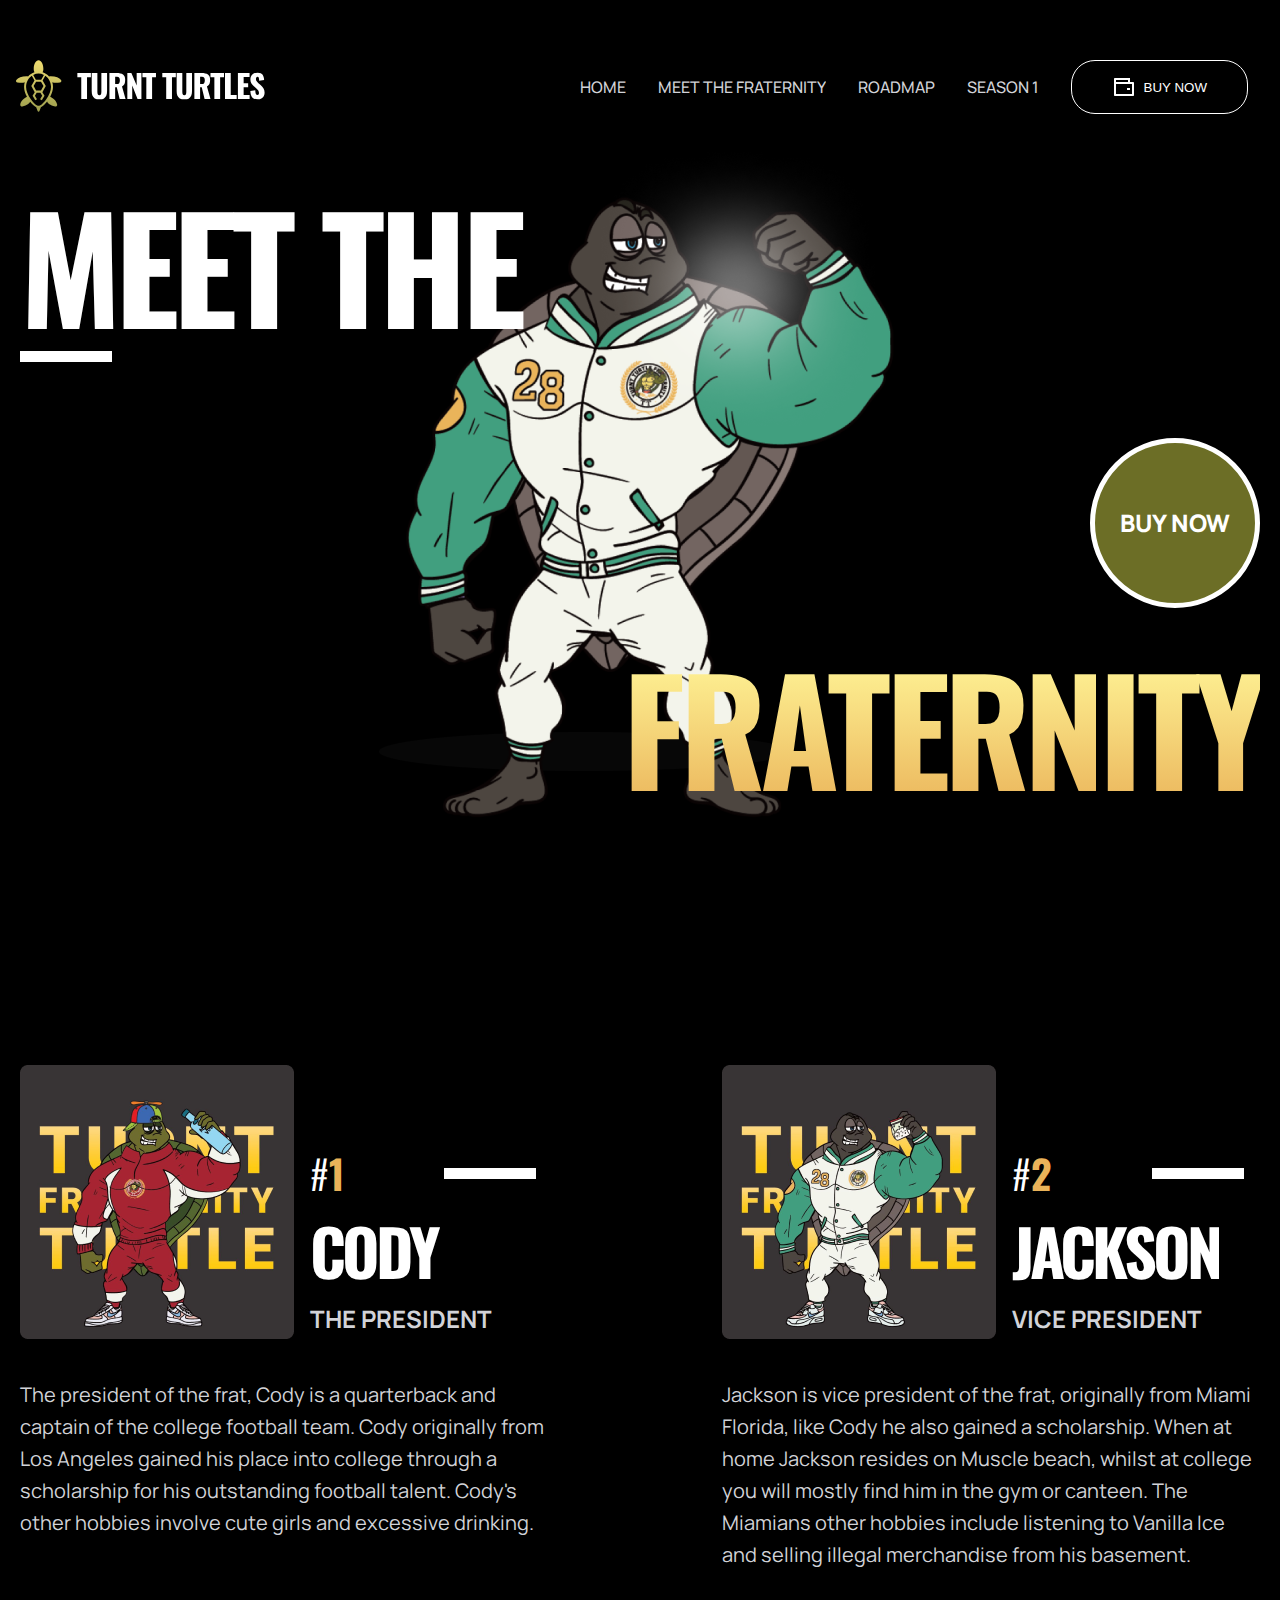
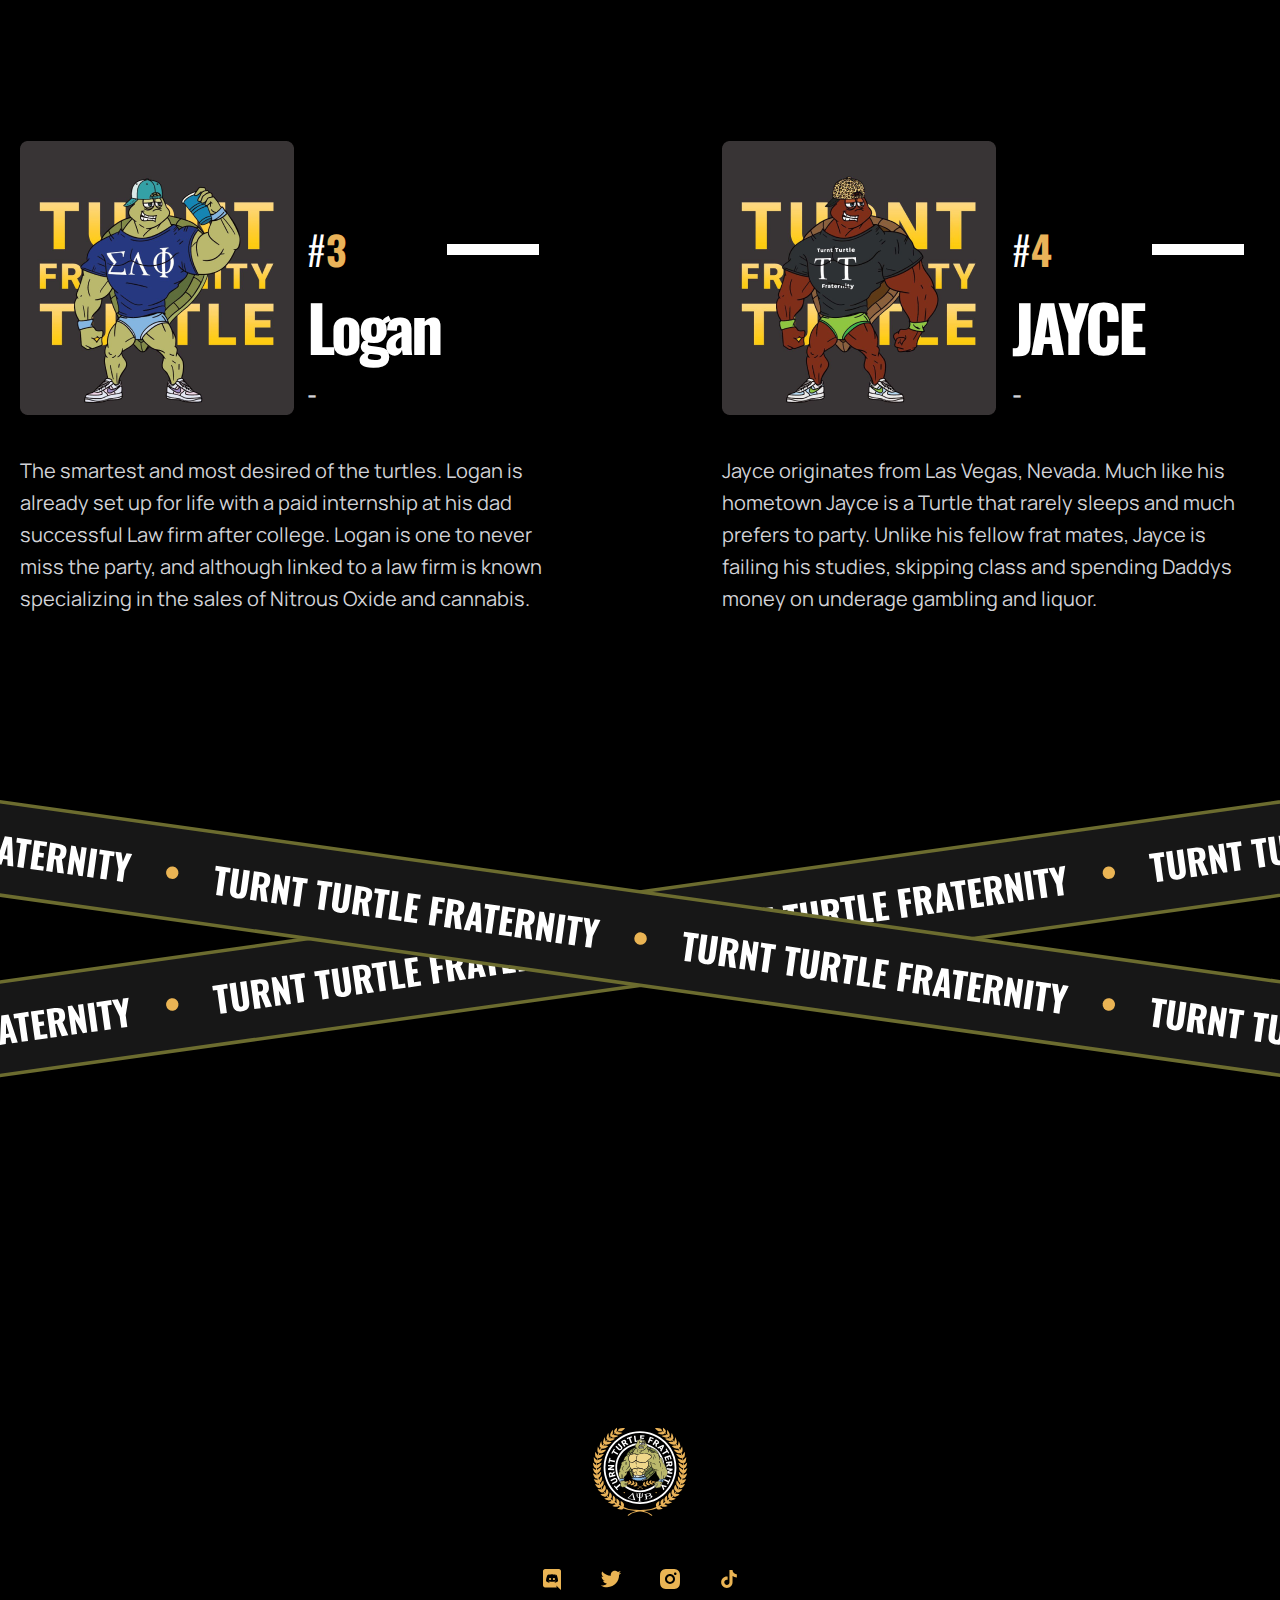
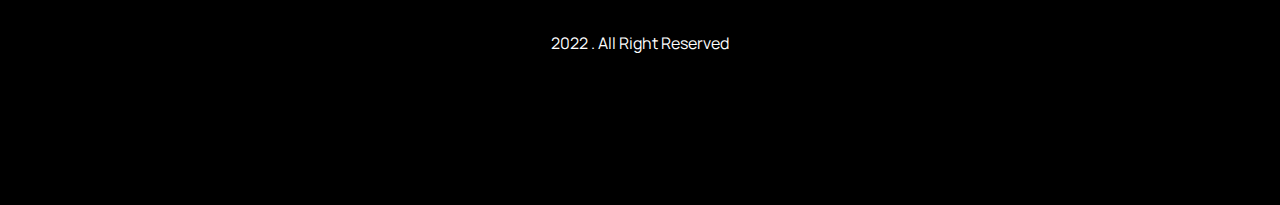
<file: meet.html>
<!DOCTYPE html>
<html lang="en">
<head>
  <meta charset="UTF-8">
  <meta name="viewport" content="width=device-width, initial-scale=1.0">
  <meta http-equiv="X-UA-Compatible" content="ie=edge">
  <title>TT MEET THE FRATERNITY</title>
  <link rel="preconnect" href="https://fonts.googleapis.com"><link rel="preconnect" href="https://fonts.gstatic.com" crossorigin><link href="https://fonts.googleapis.com/css2?family=Manrope:wght@400;600;800&family=Oswald:wght@600;700&display=swap" rel="stylesheet">
  <link rel="stylesheet" href="css/reset.css">
  <link rel="stylesheet" href="css/slick.css">
  <link rel="stylesheet" href="css/jquery.fancybox.css">
  <link rel="stylesheet" href="css/style.css">
  <link rel="stylesheet" href="css/top-nav.css">
  <link rel="stylesheet" href="css/main-meet.css">
  <link rel="stylesheet" href="css/adaptiv/meet-adaptiv.css">

</head>
<body>
   <main class="main">
      <section class="top-nav">
         <div>
           <img src="./images/logo-text.svg" alt="">
         </div>
         <input id="menu-toggle" type="checkbox" />
         <label class='menu-button-container' for="menu-toggle">
         <div class='menu-button'></div>
       </label>
         <ul class="menu">
           <li><a href="index.html" class="menu__link">Home</a></li>
           <li><a href="meet.html" class="menu__link">MEET THE FRATERNITY</a></li>
           <li><a href="roadmap.html" class="menu__link">ROADMAP</a></li>
           <li><a href="season.html" class="menu__link">SEASON 1</a></li>
           <li><a href="#" class="menu__link">
            <button class="btn">
               <img src="./images/wallet.svg" alt="">
               BUY NOW
            </button>
           </a></li>
         </ul>
       </section>
      <header class="header">
         <div class="container">
            <div class="header__inner">
               <h1 class="section__title">
                  MEET THE
               </h1>
               <div class="line"></div>
               <a href="#" class="btn-circle">
                  <span>buy now</span>
               </a>
               <h2 class="section__title section__title-second"><span>FRATERNITY</span></h2>
               <img class="hero-figure" src="./images/fraternity-figure.png" alt="">
            </div>
         </div>
      </header>
      <section class="cart">
         <div class="container">
            <div class="cart__inner">
               <div class="cart-container">
                  <div class="container__item">
                     <div class="item-profile">
                        <img src="./images/meet-1.png" alt="">
                        <div class="item__text">
                           <div class="number">
                              <h3 class="number__title">#<span>1</span></h3>
                              <div class="line"></div>
                           </div>
                           <h2 class="item__name">CODY</h2>
                           <h3 class="item__prof">THE PRESIDENT</h3>
                        </div>
                     </div>
                     <p class="item__descr">The president of the frat, Cody is a quarterback and <br> captain of the college football team. Cody originally from <br> Los Angeles gained his place into college through a <br> scholarship for his outstanding football talent. Cody's <br> other hobbies involve cute girls and excessive drinking.
                     </p>
                  </div>
                  <div class="container__item">
                     <div class="item-profile">
                        <img src="./images/meet-2.png" alt="">
                        <div class="item__text">
                           <div class="number">
                              <h3 class="number__title">#<span>2</span></h3>
                              <div class="line"></div>
                           </div>
                           <h2 class="item__name">JACKSON</h2>
                           <h3 class="item__prof">VICE PRESIDENT</h3>
                        </div>
                     </div>
                     <p class="item__descr">
                        Jackson is vice president of the frat, originally from Miami <br> Florida, like Cody he also gained a scholarship. When at <br> home Jackson resides on Muscle beach, whilst at college <br> you will mostly find him in the gym or canteen.  The <br> Miamians other hobbies include listening to Vanilla Ice <br> and selling illegal merchandise from his basement. 
                     </p>
                  </div>
                  <div class="container__item">
                     <div class="item-profile">
                        <img src="./images/meet-3.png" alt="">
                        <div class="item__text">
                           <div class="number">
                              <h3 class="number__title">#<span>3</span></h3>
                              <div class="line"></div>
                           </div>
                           <h2 class="item__name">Logan</h2>
                           <h3 class="item__prof">-</h3>
                        </div>
                     </div>
                     <p class="item__descr">
                        The smartest and most desired of the turtles. Logan is <br> already set up for life with a paid internship at his dad <br> successful Law firm after college. Logan is one to never <br> miss the party, and although linked to a law firm is known <br> specializing in the sales of Nitrous Oxide and cannabis.  
                     </p>
                  </div>
                  <div class="container__item">
                     <div class="item-profile">
                        <img src="./images/meet-4.png" alt="">
                        <div class="item__text">
                           <div class="number">
                              <h3 class="number__title">#<span>4</span></h3>
                              <div class="line"></div>
                           </div>
                           <h2 class="item__name">JAYCE</h2>
                           <h3 class="item__prof">-</h3>
                        </div>
                     </div>
                     <p class="item__descr">
                        Jayce originates from Las Vegas, Nevada. Much like his <br> hometown Jayce is a Turtle that rarely sleeps and much <br> prefers to party. Unlike his fellow frat mates, Jayce is <br> failing his studies, skipping class and spending Daddys <br> money on underage gambling and liquor.  
                     </p>
                  </div>
               </div>
            </div>
         </div>
      </section>
      <section class="bars">
         <img src="./images/bars.svg" alt="">
      </section>
      <footer class="footer">
         <div class="container">
            <div class="footer__inner">
               <img src="./images/footer-logo.svg" alt="" class="">
               <ul class="footer-menu">
                  <li class="menu__item">
                     <a href="#" class="menu__link">
                        <img src="./images/discord.svg" alt="">
                     </a>
                  </li>
                  <li class="menu__item">
                     <a href="#" class="menu__link">
                        <img src="./images/twitter.svg" alt="">
                     </a>
                  </li>
                  <li class="menu__item">
                     <a href="#" class="menu__link">
                        <img src="./images/instagram.svg" alt="">
                     </a>
                  </li>
                  <li class="menu__item">
                     <a href="#" class="menu__link">
                        <img src="./images/tiktok.svg" alt="">
                     </a>
                  </li>
               </ul>
               <p class="footer__descr">2022 . All Right Reserved</p>
            </div>
         </div>
      </footer>
   </main>

  <script src="https://ajax.googleapis.com/ajax/libs/jquery/3.4.1/jquery.min.js"></script>
  <script src="js/slick.min.js"></script>
  <script src="js/jquery.fancybox.min.js"></script>
  <script src="js/main.js"></script>
</body>
</html>
</file>
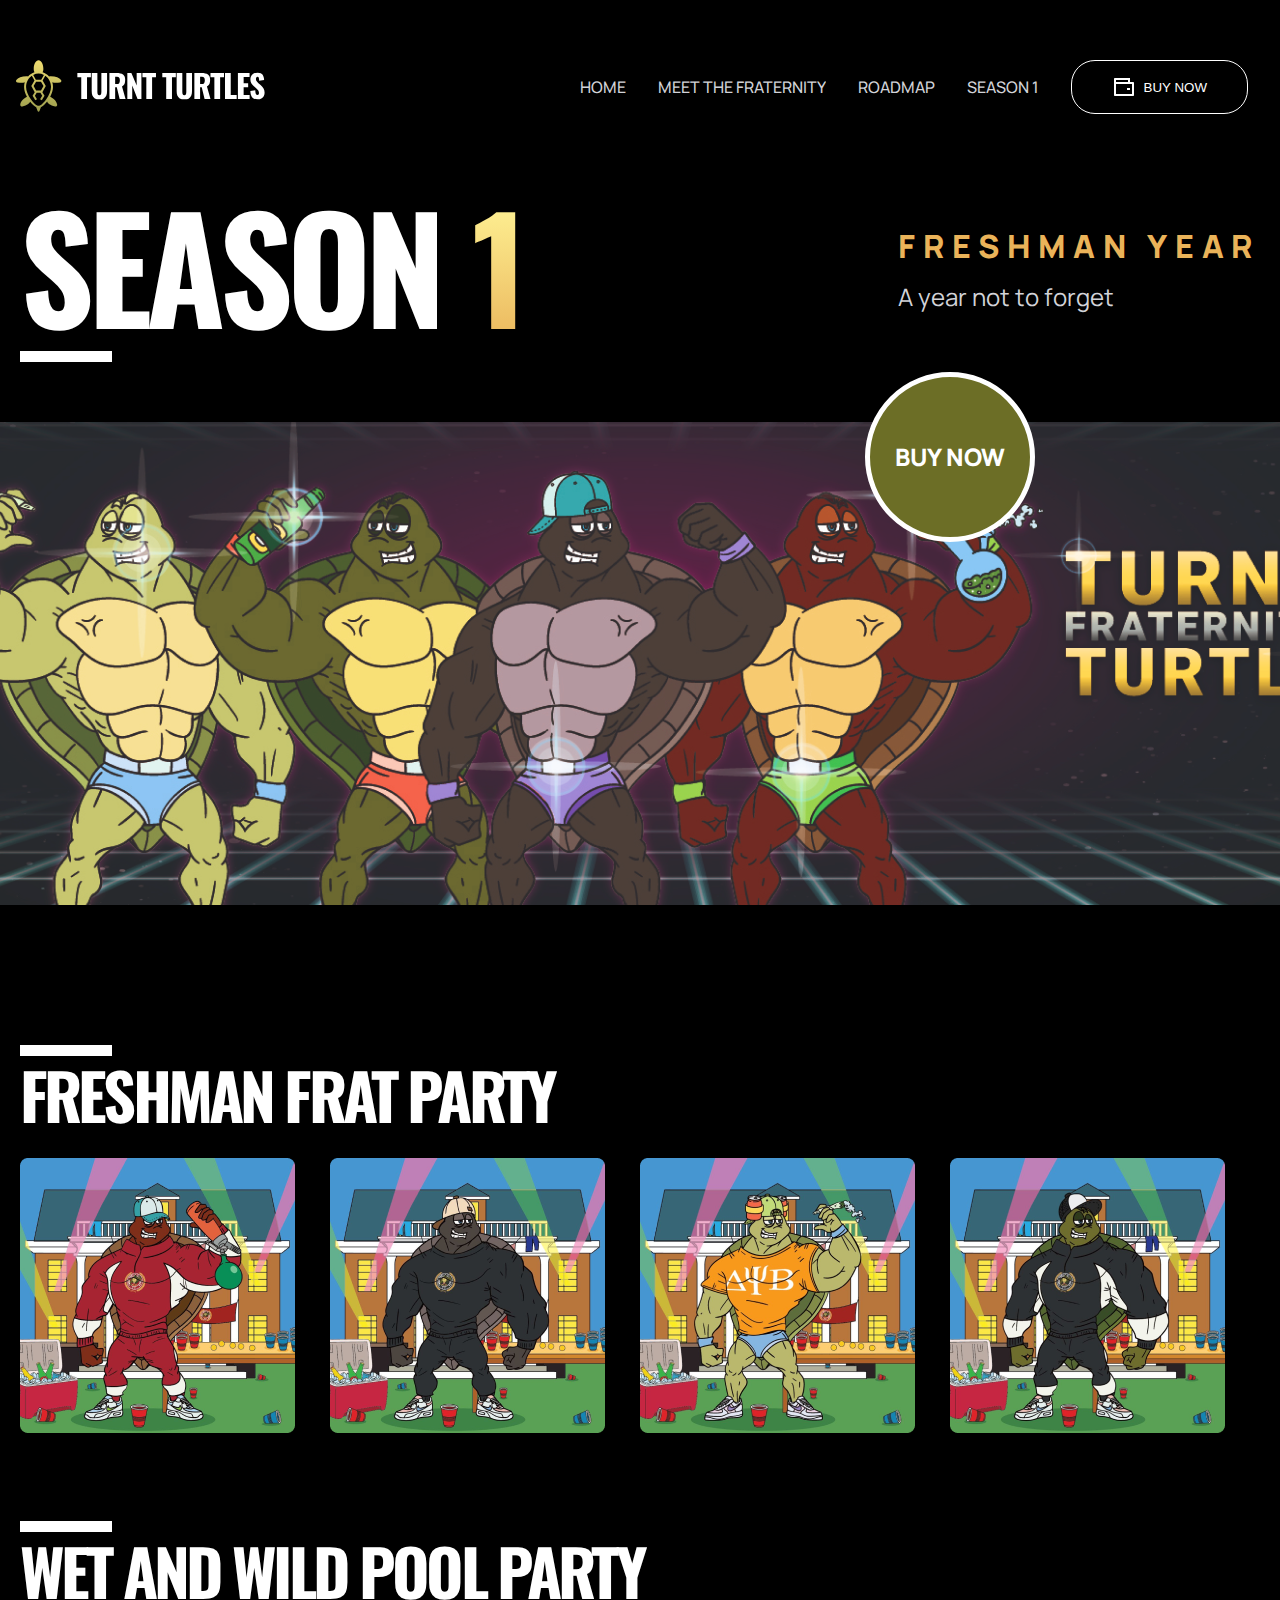
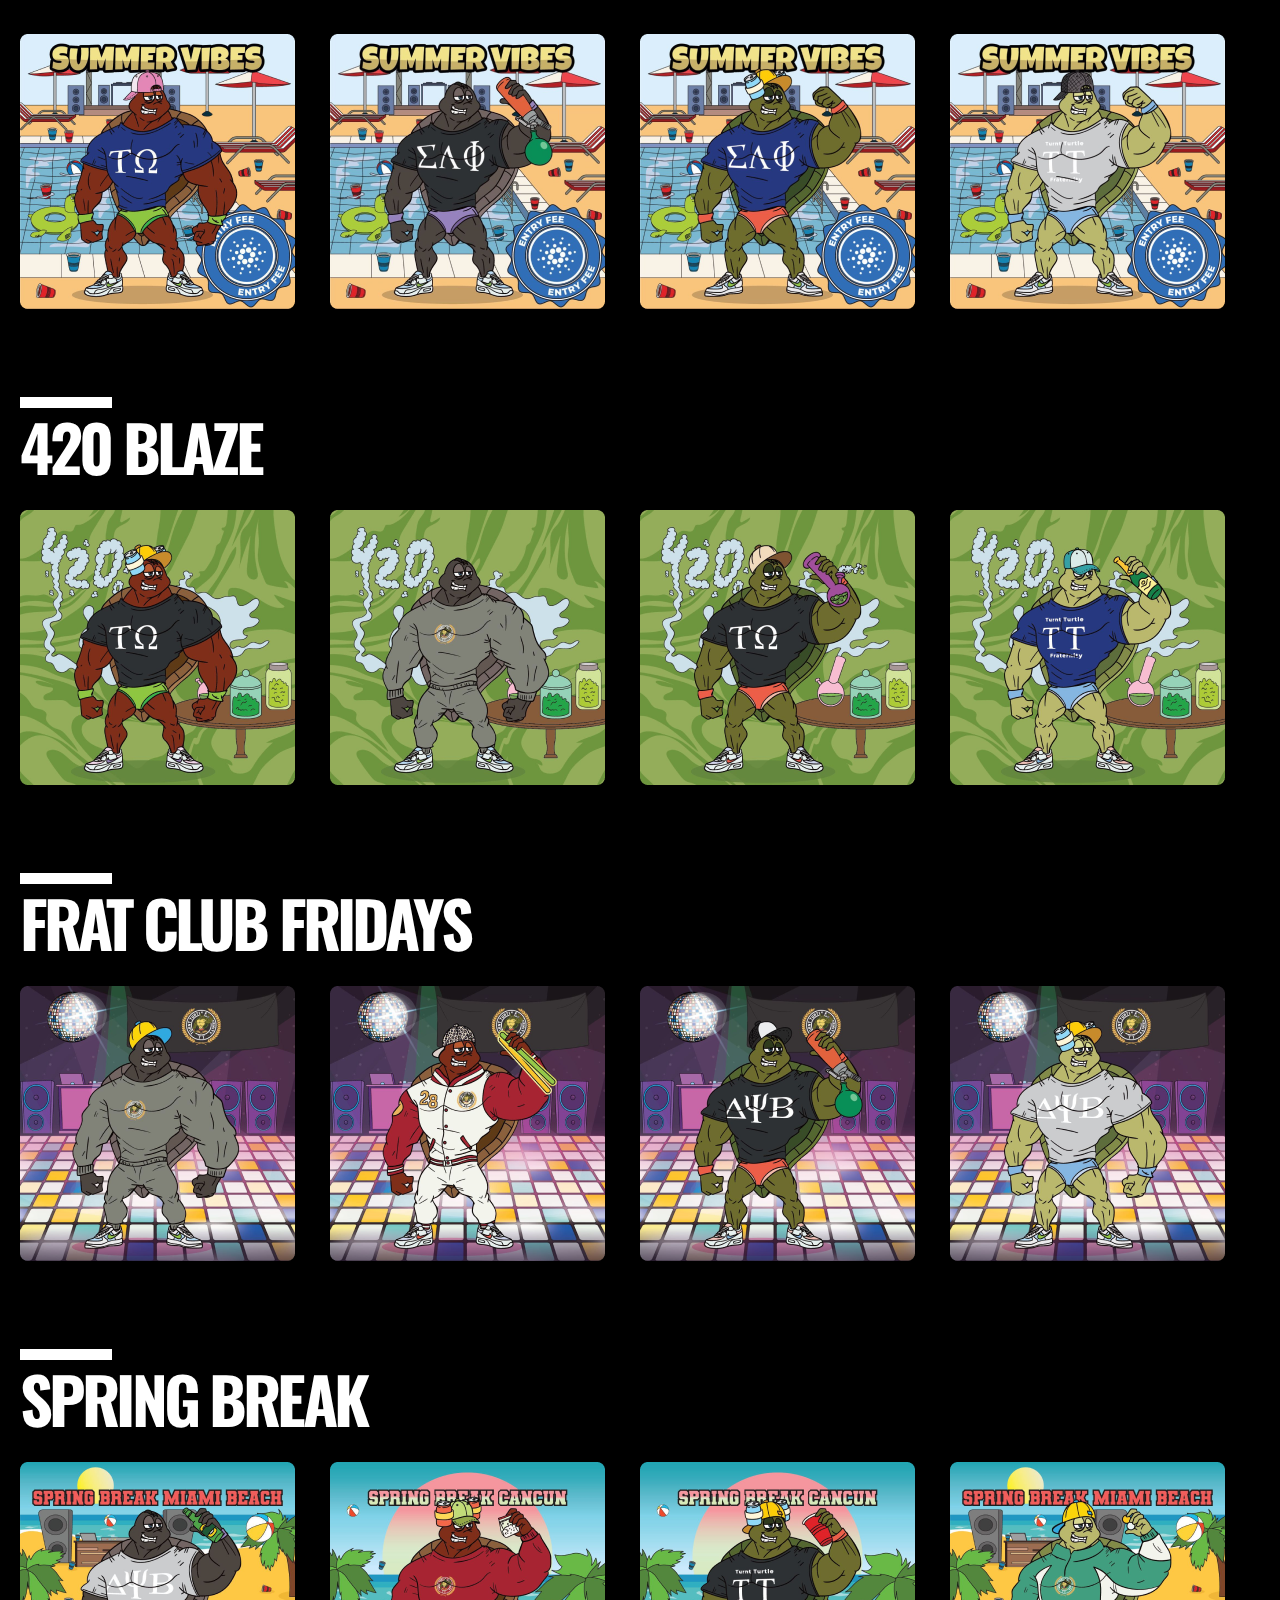
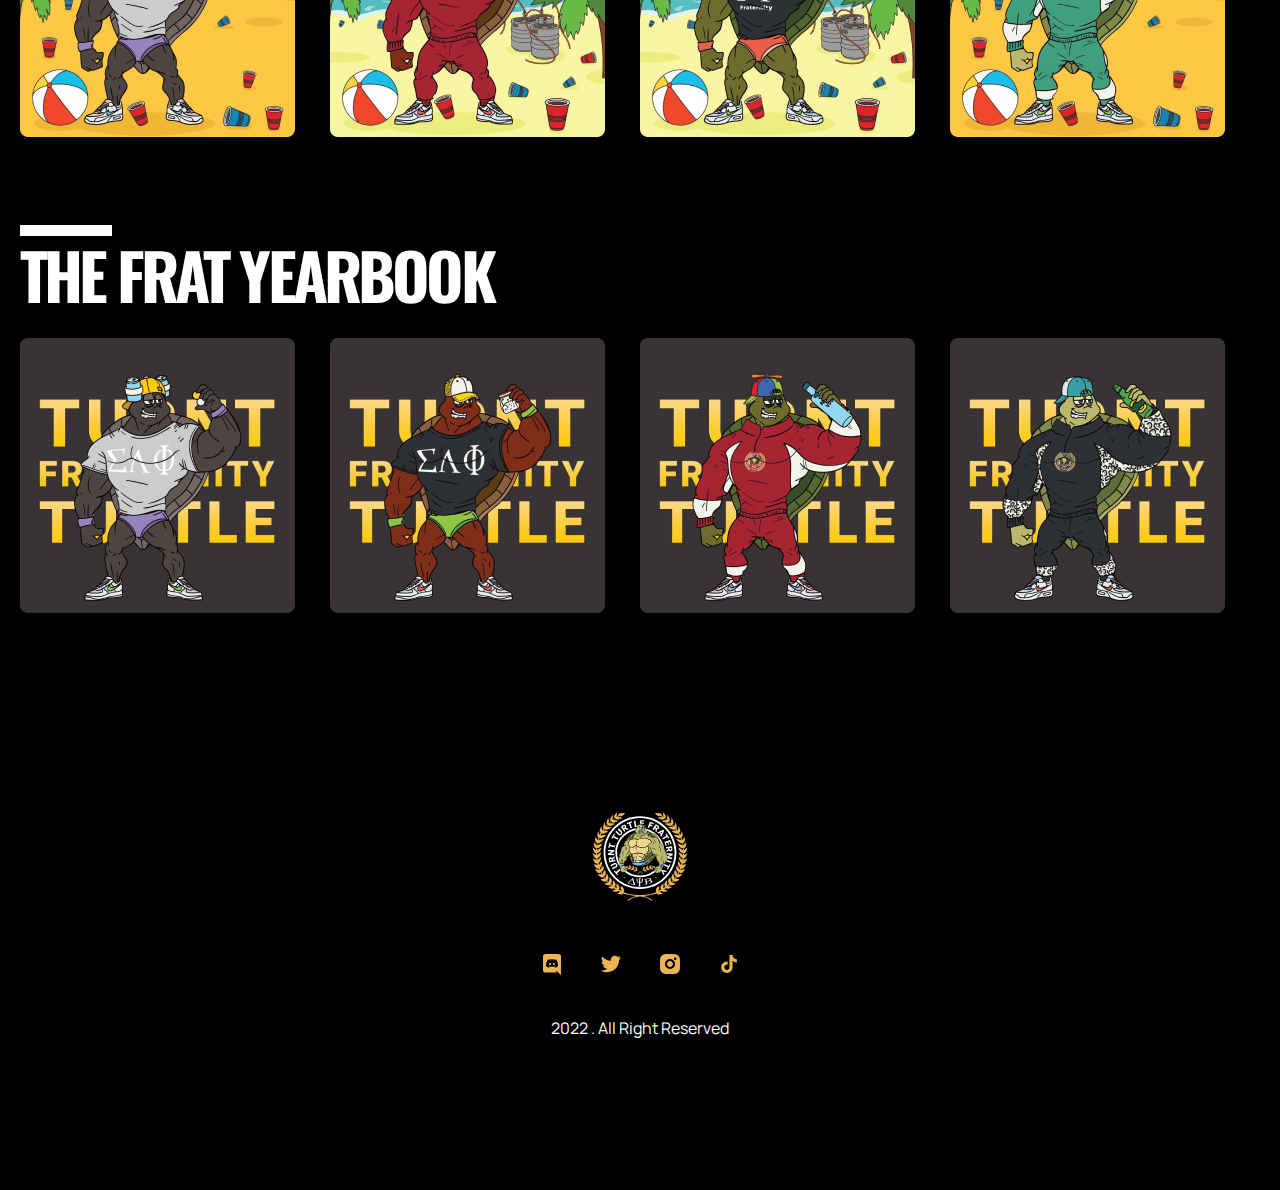
<file: season.html>
<!DOCTYPE html>
<html lang="en">
<head>
  <meta charset="UTF-8">
  <meta name="viewport" content="width=device-width, initial-scale=1.0">
  <meta http-equiv="X-UA-Compatible" content="ie=edge">
  <title>TT SEASON 1</title>
  <link rel="preconnect" href="https://fonts.googleapis.com"><link rel="preconnect" href="https://fonts.gstatic.com" crossorigin><link href="https://fonts.googleapis.com/css2?family=Manrope:wght@400;600;800&family=Oswald:wght@600;700&display=swap" rel="stylesheet">
  <link rel="stylesheet" href="css/reset.css">
  <link rel="stylesheet" href="css/slick.css">
  <link rel="stylesheet" href="css/jquery.fancybox.css">
  <link rel="stylesheet" href="css/style.css">
  <link rel="stylesheet" href="css/top-nav.css">
  <link rel="stylesheet" href="css/main-season.css">
  <link rel="stylesheet" href="css/adaptiv/season-adaptiv.css">
</head>
<body>
   <main class="main">
      <section class="top-nav">
         <div>
           <img src="./images/logo-text.svg" alt="">
         </div>
         <input id="menu-toggle" type="checkbox" />
         <label class='menu-button-container' for="menu-toggle">
            <div class='menu-button'></div>
         </label>
         <ul class="menu">
           <li><a href="index.html" class="menu__link">Home</a></li>
           <li><a href="meet.html" class="menu__link">MEET THE FRATERNITY</a></li>
           <li><a href="roadmap.html" class="menu__link">ROADMAP</a></li>
           <li><a href="season.html" class="menu__link">SEASON 1</a></li>
           <li><a href="#" class="menu__link">
            <button class="btn">
               <img src="./images/wallet.svg" alt="">
               BUY NOW
            </button>
           </a></li>
         </ul>
       </section>
      <header class="header">
         <div class="container">
            <div class="header__inner">
               <div class="header__text">
                  <div class="section__title-wrapper">
                     <h1 class="section__title">SEASON <span>1</span></h1>
                     <div class="line"></div>
                  </div>
                  <p class="header__text-descr">
                     FRESHMAN YEAR <br>
                     <span>A year not to forget</span>
                  </p>
               </div>
               <a href="#" class="btn-circle">
                  <span>buy now</span>
               </a>
            </div>
         </div>
         <div class="header-picture">
                  
         </div>
      </header>
      <section class="member-list">
         <div class="container">
            <div class="member-list__inner">
               <div class="member-container">
                  <div class="container__item">
                     <div class="item__name">
                        <div class="line"></div>
                        <h2 class="item__title">FRESHMAN FRAT PARTY</h2>
                     </div>
                     <ul class="container__item-list">
                        <li><img src="./images/season/11.png" alt=""></li>
                        <li><img src="./images/season/12.png" alt=""></li>
                        <li><img src="./images/season/13.png" alt=""></li>
                        <li><img src="./images/season/14.png" alt=""></li>
                     </ul>
                  </div>
                  <div class="container__item">
                     <div class="item__name">
                        <div class="line"></div>
                        <h2 class="item__title">WET AND WILD POOL PARTY</h2>
                     </div>
                     <ul class="container__item-list">
                        <li><img src="./images/season/21.png" alt=""></li>
                        <li><img src="./images/season/22.png" alt=""></li>
                        <li><img src="./images/season/23.png" alt=""></li>
                        <li><img src="./images/season/24.png" alt=""></li>
                     </ul>
                  </div>
                  <div class="container__item">
                     <div class="item__name">
                        <div class="line"></div>
                        <h2 class="item__title">420 blaze</h2>
                     </div>
                     <ul class="container__item-list">
                        <li><img src="./images/season/31.png" alt=""></li>
                        <li><img src="./images/season/32.png" alt=""></li>
                        <li><img src="./images/season/33.png" alt=""></li>
                        <li><img src="./images/season/34.png" alt=""></li>
                     </ul>
                  </div>
                  <div class="container__item">
                     <div class="item__name">
                        <div class="line"></div>
                        <h2 class="item__title">Frat Club Fridays</h2>
                     </div>
                     <ul class="container__item-list">
                        <li><img src="./images/season/41.png" alt=""></li>
                        <li><img src="./images/season/42.png" alt=""></li>
                        <li><img src="./images/season/43.png" alt=""></li>
                        <li><img src="./images/season/44.png" alt=""></li>
                     </ul>
                  </div>
                  <div class="container__item">
                     <div class="item__name">
                        <div class="line"></div>
                        <h2 class="item__title">SPRING BREAK </h2>
                     </div>
                     <ul class="container__item-list">
                        <li><img src="./images/season/51.png" alt=""></li>
                        <li><img src="./images/season/52.png" alt=""></li>
                        <li><img src="./images/season/53.png" alt=""></li>
                        <li><img src="./images/season/54.png" alt=""></li>
                     </ul>
                  </div>
                  <div class="container__item">
                     <div class="item__name">
                        <div class="line"></div>
                        <h2 class="item__title">The Frat Yearbook</h2>
                     </div>
                     <ul class="container__item-list">
                        <li><img src="./images/season/61.png" alt=""></li>
                        <li><img src="./images/season/62.png" alt=""></li>
                        <li><img src="./images/season/63.png" alt=""></li>
                        <li><img src="./images/season/64.png" alt=""></li>
                     </ul>
                  </div>
               </div>
            </div>
         </div>
      </section>
      
      <footer class="footer">
         <div class="container">
            <div class="footer__inner">
               <img src="./images/footer-logo.svg" alt="" class="">
               <ul class="footer-menu">
                  <li class="menu__item">
                     <a href="#" class="menu__link">
                        <img src="./images/discord.svg" alt="">
                     </a>
                  </li>
                  <li class="menu__item">
                     <a href="#" class="menu__link">
                        <img src="./images/twitter.svg" alt="">
                     </a>
                  </li>
                  <li class="menu__item">
                     <a href="#" class="menu__link">
                        <img src="./images/instagram.svg" alt="">
                     </a>
                  </li>
                  <li class="menu__item">
                     <a href="#" class="menu__link">
                        <img src="./images/tiktok.svg" alt="">
                     </a>
                  </li>
               </ul>
               <p class="footer__descr">2022 . All Right Reserved</p>
            </div>
         </div>
      </footer>
   </main>

  <script src="https://ajax.googleapis.com/ajax/libs/jquery/3.4.1/jquery.min.js"></script>
  <script src="js/slick.min.js"></script>
  <script src="js/jquery.fancybox.min.js"></script>
  <script src="js/main.js"></script>
</body>
</html>
</file>
<file: css/style.css>
html {
	box-sizing: border-box;
}

*,
*::after,
*::before {
	box-sizing: inherit;
}
</file>
<file: css/top-nav.css>
h2 {
  vertical-align: center;
  text-align: center;
}

html, body {
  margin: 0;
  height: 100%;
}

.top-nav {
  display: flex;
  flex-direction: row;
  align-items: center;
  justify-content: space-between;
  /* W3C, IE 10+/ Edge, Firefox 16+, Chrome 26+, Opera 12+, Safari 7+ */
  color: #FFF;
  height: 50px;
  padding: 1em;
}

.menu {
  display: flex;
  flex-direction: row;
  list-style-type: none;
  align-items: center;
  margin: 0;
  padding: 0;
}

.menu > li {
  margin: 0 1rem;
  overflow: hidden;
}

.menu-button-container {
  display: none;
  height: 100%;
  width: 30px;
  cursor: pointer;
  flex-direction: column;
  justify-content: center;
  align-items: center;
}

#menu-toggle {
  display: none;
}

.menu-button,
.menu-button::before,
.menu-button::after {
  display: block;
  background-color: #fff;
  position: absolute;
  height: 4px;
  width: 30px;
  transition: transform 400ms cubic-bezier(0.23, 1, 0.32, 1);
  border-radius: 2px;
}

.menu-button::before {
  content: "";
  margin-top: -8px;
}

.menu-button::after {
  content: "";
  margin-top: 8px;
}

#menu-toggle:checked + .menu-button-container .menu-button::before {
  margin-top: 0px;
  transform: rotate(405deg);
}

#menu-toggle:checked + .menu-button-container .menu-button {
  background: rgba(255, 255, 255, 0);
}

#menu-toggle:checked + .menu-button-container .menu-button::after {
  margin-top: 0px;
  transform: rotate(-405deg);
}

@media (max-width: 1200px) {
  .menu-button-container {
    display: flex;
  }
  .menu {
    position: absolute;
    z-index: 1;
    top: 0;
    margin-top: 50px;
    left: 0;
    flex-direction: column;
    width: 100%;
    justify-content: center;
    align-items: center;
  }
  #menu-toggle ~ .menu li {
    height: 0;
    margin: 0;
    padding: 0;
    border: 0;
    transition: height 400ms cubic-bezier(0.23, 1, 0.32, 1);
  }
  #menu-toggle:checked ~ .menu li {
    border: 1px solid #333;
    height: 2.5em;
    padding: 0.5em;
    transition: height 400ms cubic-bezier(0.23, 1, 0.32, 1);
  }
  .menu > li {
    display: flex;
    justify-content: center;
    margin: 0;
    padding: 0.5em 0;
    width: 100%;
    color: white;
    background-color: #222;
  }
  .menu > li:not(:last-child) {
    border-bottom: 1px solid #444;
  }
}/*# sourceMappingURL=top-nav.css.map */
</file>
<file: css/main-meet.css>
body {
  background: black;
}

.container {
  max-width: 1400px;
  padding: 0px 20px;
  margin: 0px auto;
}

.btn {
  background: none;
  border: 1px solid white;
  border-radius: 24px;
  color: white;
  padding: 14px 40px;
  display: flex;
  align-items: center;
}
.btn img {
  margin-right: 8px;
}

.btn-white {
  background: white;
  color: black;
}

.btn-circle {
  display: flex;
  align-items: center;
  width: 170px;
  height: 170px;
  border-radius: 50%;
  border: 5px solid white;
  background: #6C6E26;
}
.btn-circle span {
  display: block;
  font-family: Manrope;
  font-size: 24px;
  font-weight: 800;
  line-height: 36px;
  letter-spacing: 0em;
  text-align: center;
  text-transform: uppercase;
  margin: 0px auto;
  color: white;
}

.global-btn {
  background: linear-gradient(90deg, #6C6E26 0%, #A29E4E 58.75%, #F0E488 100%);
  padding: 14px 40px;
  border-radius: 30px;
  display: block;
  margin: 0px auto;
}
.global-btn .global-btn__link {
  font-family: Manrope;
  font-size: 20px;
  font-weight: 700;
  line-height: 30px;
  letter-spacing: 0em;
  text-align: left;
  color: white;
}

.section__title {
  font-family: Oswald;
  font-size: 144px;
  font-weight: 700;
  line-height: 173px;
  letter-spacing: -0.04em;
  text-align: left;
  color: white;
}
.section__title span {
  background: linear-gradient(180deg, #FFF496 17.34%, #EAB359 91.62%);
  -webkit-background-clip: text;
  -webkit-text-fill-color: transparent;
}

.line {
  width: 92px;
  height: 11px;
  background: white;
}

.top-nav {
  max-width: 1440px;
  margin: 0px auto;
  margin-top: 62px;
  margin-bottom: 66px;
}
.top-nav .menu li .menu__link {
  font-family: Manrope;
  font-size: 16px;
  font-weight: 500;
  line-height: 24px;
  letter-spacing: 0em;
  text-align: left;
  color: #D2D3D8;
  text-transform: uppercase;
}
.top-nav .menu li .menu__link:hover {
  color: white;
}

.header {
  height: 722px;
}
.header .header__inner {
  position: relative;
}
.header .header__inner .line {
  margin-bottom: 76px;
}
.header .header__inner .btn-circle {
  margin-left: auto;
  margin-bottom: 32px;
}
.header .header__inner .hero-figure {
  position: absolute;
  top: 50%;
  left: 50%;
  transform: translate(-50%, -50%);
  z-index: -1;
}
.header .header__inner .section__title-second {
  text-align: right;
  margin-bottom: 80px;
}

.cart__inner {
  margin-top: 165px;
}
.cart__inner .cart-container {
  display: grid;
  grid-template-columns: auto auto;
  gap: 170px;
}
.cart__inner .cart-container .container__item .item-profile {
  display: grid;
  grid-template-columns: auto auto;
  align-items: end;
  margin-bottom: 40px;
}
.cart__inner .cart-container .container__item .item-profile .item__text .number {
  display: flex;
  align-items: center;
  margin-bottom: 15px;
}
.cart__inner .cart-container .container__item .item-profile .item__text .number .number__title {
  margin-right: 100px;
  color: white;
  font-family: Oswald;
  font-size: 40px;
  font-weight: 300;
  line-height: 48px;
  letter-spacing: 0em;
  text-align: left;
}
.cart__inner .cart-container .container__item .item-profile .item__text .number .number__title span {
  color: #EAB359;
  font-family: Oswald;
  font-size: 40px;
  font-weight: 700;
  line-height: 48px;
  letter-spacing: 0em;
  text-align: left;
}
.cart__inner .cart-container .container__item .item-profile .item__text .item__name {
  font-family: Oswald;
  font-size: 64px;
  font-weight: 700;
  line-height: 77px;
  letter-spacing: -0.06em;
  text-align: left;
  color: white;
  margin-bottom: 10px;
}
.cart__inner .cart-container .container__item .item-profile .item__text .item__prof {
  font-family: Manrope;
  font-size: 24px;
  font-weight: 700;
  line-height: 40px;
  letter-spacing: 0em;
  text-align: left;
  color: #D2D3D8;
}
.cart__inner .cart-container .container__item .item__descr {
  font-family: Manrope;
  font-size: 20px;
  font-weight: 400;
  line-height: 32px;
  letter-spacing: 0em;
  text-align: left;
  color: #D2D3D8;
}

.about {
  position: relative;
}
.about .line {
  margin-left: auto;
  margin-top: 120px;
  margin-bottom: 50px;
}
.about .about__title {
  font-family: Manrope;
  font-size: 24px;
  font-weight: 600;
  line-height: 36px;
  letter-spacing: 0em;
  text-align: left;
  color: #D2D3D8;
  text-transform: uppercase;
  margin-bottom: 56px;
}
.about .about__title span {
  font-family: Oswald;
  font-size: 40px;
  font-weight: 700;
  line-height: 48px;
  letter-spacing: -0.06em;
  text-align: left;
  color: #EAB359;
  text-transform: uppercase;
}
.about .about__descr {
  font-family: Manrope;
  font-size: 32px;
  font-weight: 400;
  line-height: 56px;
  letter-spacing: 0em;
  text-align: left;
  color: white;
  margin-bottom: 275px;
}
.about .cardano {
  position: absolute;
  top: 50%;
  left: 50%;
  transform: translate(-50%, 433%);
}

.bars {
  margin-top: 150px;
}
.bars img {
  width: 100%;
}

.collection {
  padding-bottom: 200px;
}
.collection .collection__inner .section__title {
  text-align: center;
  margin-bottom: 50px;
}
.collection .collection__inner .collection-container {
  display: grid;
  grid-template-columns: auto auto auto auto;
  gap: 40px;
  justify-content: center;
  margin: 0px auto;
  margin-bottom: 50px;
}
.collection .collection__inner .collection-container .container__item img {
  margin-bottom: 15px;
}
.collection .collection__inner .collection-container .container__item .item__title {
  font-family: Manrope;
  font-size: 24px;
  font-weight: 700;
  line-height: 36px;
  letter-spacing: 0em;
  text-align: center;
  color: white;
  margin-bottom: 4px;
}
.collection .collection__inner .collection-container .container__item .item__descr {
  font-family: Manrope;
  font-size: 16px;
  font-weight: 400;
  line-height: 24px;
  letter-spacing: 0em;
  text-align: center;
  color: #D2D3D8;
}

.calling__inner {
  position: relative;
}
.calling__inner .calling-container {
  display: flex;
  justify-content: end;
  padding-right: 150px;
  padding-top: 50px;
  padding-bottom: 72px;
  background: linear-gradient(180deg, #FFF496 17.34%, #EAB359 91.62%);
  border-radius: 24px;
}
.calling__inner .calling-container .calling-title {
  font-family: Oswald;
  font-size: 88px;
  font-weight: 700;
  line-height: 106px;
  letter-spacing: -0.04em;
  text-align: left;
  color: #4F2600;
  text-transform: uppercase;
  margin-bottom: 25px;
}
.calling__inner .figure {
  position: absolute;
  top: 50%;
  left: 50%;
  transform: translate(-150%, -30%);
}
.calling__inner .btn-circle {
  position: absolute;
  top: 50%;
  left: 50%;
  transform: translate(250%, 70%);
}

.footer__inner {
  padding-top: 300px;
  padding-bottom: 150px;
}
.footer__inner img {
  display: block;
  margin: 0px auto;
  margin-bottom: 40px;
}
.footer__inner .footer-menu {
  display: flex;
  justify-content: center;
}
.footer__inner .footer-menu .menu__item {
  margin-right: 35px;
}
.footer__inner .footer-menu .menu__item:last-child {
  margin-right: 0;
}
.footer__inner .footer__descr {
  font-family: Manrope;
  font-size: 16px;
  font-weight: 400;
  line-height: 24px;
  letter-spacing: 0em;
  text-align: center;
  color: white;
}/*# sourceMappingURL=main-meet.css.map */
</file>
<file: css/adaptiv/meet-adaptiv.css>
@media (max-width: 1200px) {
  .section__title {
    font-family: Oswald;
    font-size: 72px;
    font-weight: 700;
    line-height: 86px;
    letter-spacing: -0.04em;
    text-align: left;
  }
  .header .header__inner .hero-figure {
    transform: scale(0.8) translate(-62%, -64%);
  }
  .cart__inner .cart-container {
    grid-template-columns: auto;
  }
  .cart__inner .cart-container .container__item .item-profile {
    display: grid;
    grid-template-columns: auto;
    justify-content: center;
  }
  .cart__inner .cart-container .container__item .item__descr {
    text-align: center;
  }
}
@media (max-width: 850px) {
  .header .header__inner .hero-figure {
    transform: scale(0.4) translate(-120%, -140%);
  }
}
@media (max-width: 600px) {
  .section__title {
    font-size: 54px;
  }
}/*# sourceMappingURL=meet-adaptiv.css.map */
</file>
<file: css/main-season.css>
body {
  background: black;
}

.container {
  max-width: 1400px;
  padding: 0px 20px;
  margin: 0px auto;
}

.btn {
  background: none;
  border: 1px solid white;
  border-radius: 24px;
  color: white;
  padding: 14px 40px;
  display: flex;
  align-items: center;
}
.btn img {
  margin-right: 8px;
}

.btn-white {
  background: white;
  color: black;
}

.btn-circle {
  display: flex;
  align-items: center;
  width: 170px;
  height: 170px;
  border-radius: 50%;
  border: 5px solid white;
  background: #6C6E26;
}
.btn-circle span {
  display: block;
  font-family: Manrope;
  font-size: 24px;
  font-weight: 800;
  line-height: 36px;
  letter-spacing: 0em;
  text-align: center;
  text-transform: uppercase;
  margin: 0px auto;
  color: white;
}

.global-btn {
  background: linear-gradient(90deg, #6C6E26 0%, #A29E4E 58.75%, #F0E488 100%);
  padding: 14px 40px;
  border-radius: 30px;
  display: block;
  margin: 0px auto;
}
.global-btn .global-btn__link {
  font-family: Manrope;
  font-size: 20px;
  font-weight: 700;
  line-height: 30px;
  letter-spacing: 0em;
  text-align: left;
  color: white;
}

.section__title {
  font-family: Oswald;
  font-size: 144px;
  font-weight: 700;
  line-height: 173px;
  letter-spacing: -0.04em;
  text-align: left;
  color: white;
}
.section__title span {
  background: linear-gradient(180deg, #FFF496 17.34%, #EAB359 91.62%);
  -webkit-background-clip: text;
  -webkit-text-fill-color: transparent;
}

.line {
  width: 92px;
  height: 11px;
  background: white;
}

.top-nav {
  max-width: 1440px;
  margin: 0px auto;
  margin-top: 62px;
  margin-bottom: 66px;
}
.top-nav .menu li .menu__link {
  font-family: Manrope;
  font-size: 16px;
  font-weight: 500;
  line-height: 24px;
  letter-spacing: 0em;
  text-align: left;
  color: #D2D3D8;
  text-transform: uppercase;
}
.top-nav .menu li .menu__link:hover {
  color: white;
}

.header .header__inner {
  position: relative;
}
.header .header__inner .header__text {
  display: flex;
  justify-content: space-between;
  align-items: center;
  margin-bottom: 60px;
}
.header .header__inner .header__text .header__text-descr {
  font-family: Manrope;
  font-size: 32px;
  font-weight: 800;
  line-height: 48px;
  letter-spacing: 0.24em;
  text-align: left;
  color: #EAB359;
}
.header .header__inner .header__text .header__text-descr span {
  font-family: Manrope;
  font-size: 24px;
  font-weight: 400;
  line-height: 36px;
  letter-spacing: 0em;
  text-align: left;
  color: #D2D3D8;
}
.header .header__inner .btn-circle {
  position: absolute;
  top: 50%;
  left: 75%;
  transform: translate(-50%, 60%);
  z-index: 1;
}
.header .header-picture {
  width: 100%;
  height: 483px;
  background: url(../images/season-banner.png) center center/cover no-repeat;
}

.member-list__inner {
  margin-top: 140px;
}
.member-list__inner .member-container .container__item {
  margin-bottom: 85px;
}
.member-list__inner .member-container .container__item .item__name {
  margin-bottom: 25px;
}
.member-list__inner .member-container .container__item .item__name .item__title {
  font-family: Oswald;
  text-transform: uppercase;
  font-size: 64px;
  font-weight: 700;
  line-height: 77px;
  letter-spacing: -0.06em;
  text-align: left;
  color: white;
}
.member-list__inner .member-container .container__item .container__item-list {
  display: grid;
  grid-template-columns: auto auto auto auto;
}

.footer__inner {
  padding-top: 100px;
  padding-bottom: 150px;
}
.footer__inner img {
  display: block;
  margin: 0px auto;
  margin-bottom: 40px;
}
.footer__inner .footer-menu {
  display: flex;
  justify-content: center;
}
.footer__inner .footer-menu .menu__item {
  margin-right: 35px;
}
.footer__inner .footer-menu .menu__item:last-child {
  margin-right: 0;
}
.footer__inner .footer__descr {
  font-family: Manrope;
  font-size: 16px;
  font-weight: 400;
  line-height: 24px;
  letter-spacing: 0em;
  text-align: center;
  color: white;
}/*# sourceMappingURL=main-season.css.map */
</file>
<file: css/adaptiv/season-adaptiv.css>
@media (max-width: 1200px) {
  .section__title {
    font-family: Oswald;
    font-size: 72px;
    font-weight: 700;
    line-height: 86px;
    letter-spacing: -0.04em;
    text-align: left;
  }
  .header .header__inner .header__text {
    flex-direction: column;
  }
  .header .header__inner .header__text .section__title-wrapper {
    margin-bottom: 25px;
  }
  .header .header__inner .header__text .header__text-descr {
    font-family: Manrope;
    font-size: 24px;
    font-weight: 800;
    line-height: 36px;
    letter-spacing: 0.24em;
    text-align: left;
  }
  .header .header__inner .header__text .header__text-descr span {
    display: block;
    text-align: center;
    font-family: Manrope;
    font-size: 20px;
    font-weight: 400;
    line-height: 30px;
    letter-spacing: 0em;
    text-align: left;
  }
  .member-list__inner .member-container .container__item .container__item-list {
    display: grid;
    grid-template-columns: auto auto;
    justify-content: left;
    gap: 40px;
  }
}
@media (max-width: 600px) {
  .member-list__inner .member-container .container__item .item__name .item__title {
    font-family: Oswald;
    font-size: 40px;
    font-weight: 700;
    line-height: 48px;
    letter-spacing: -0.06em;
    text-align: left;
  }
  .member-list__inner .member-container .container__item .container__item-list {
    display: grid;
    grid-template-columns: auto;
    justify-content: left;
    gap: 40px;
  }
  .section__title {
    font-family: Oswald;
    font-size: 64px;
    font-weight: 700;
    line-height: 77px;
    letter-spacing: -0.04em;
    text-align: left;
  }
}/*# sourceMappingURL=season-adaptiv.css.map */
</file>
